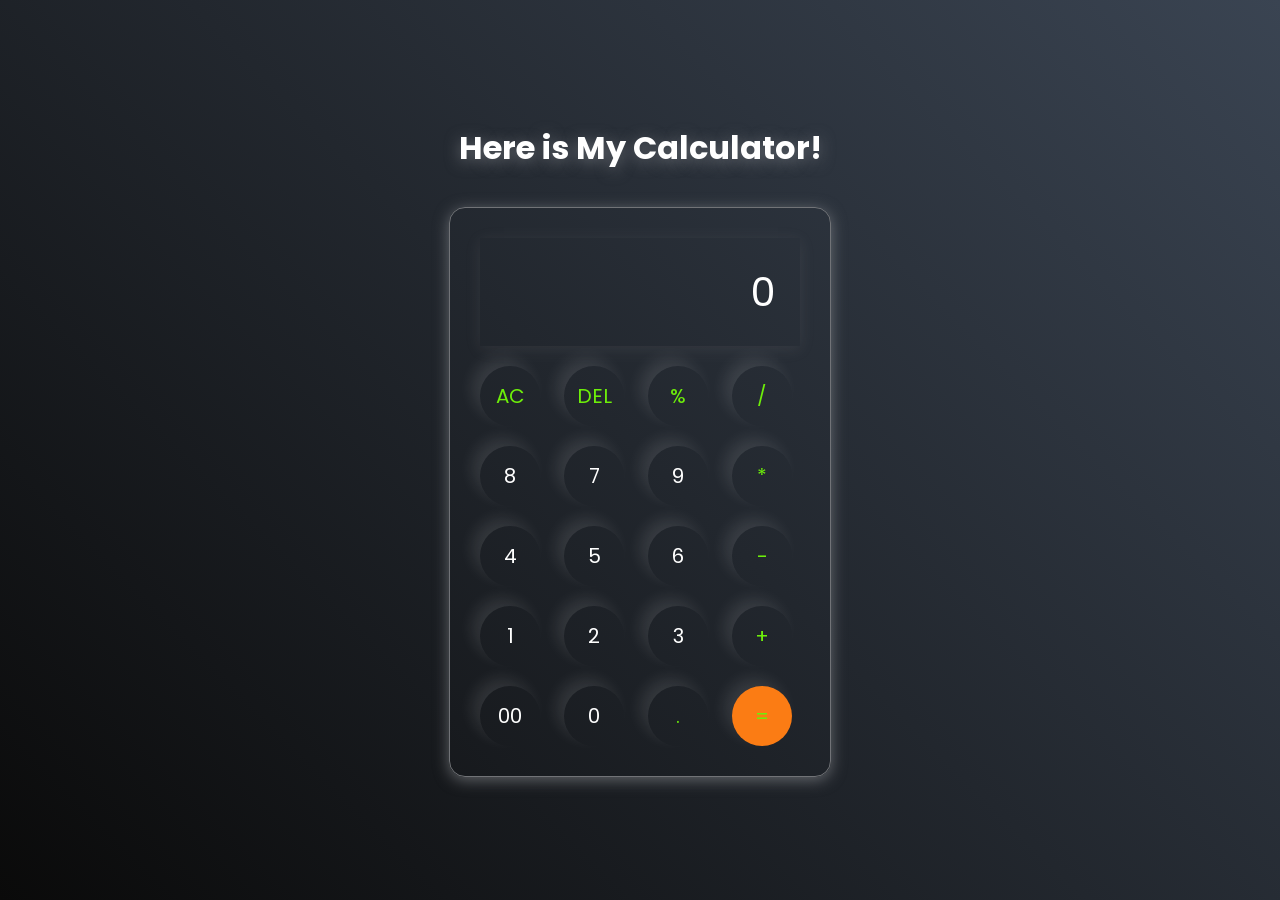
<file: CodeAlpha_claculator/index.html>
<!DOCTYPE html>
<html lang="en">
<head>
    <meta charset="UTF-8">
    <meta name="viewport" content="width=device-width, initial-scale=1.0">
    <link rel="stylesheet" href="style.css">
    <title>Calculator</title>
</head>
<body>
 
 <div class="heading"><h1 class="title"> Here is My Calculator!</h1>
    <div class="container">
      
        <input type="text" id="inputBox" placeholder="0">
        <div>
            <button class="button operator">AC</button>
            <button class="button operator">DEL</button>
            <button class="button operator">%</button>
            <button class="button operator">/</button>
        </div>
          <div>
            <button class="button ">8</button>
            <button class="button ">7</button>
            <button class="button ">9</button>
            <button class="button operator">*</button>
        </div>
          <div>
            <button class="button ">4</button>
            <button class="button ">5</button>
            <button class="button ">6</button>
            <button class="button operator">-</button>
        </div>
          <div>
            <button class="button ">1</button>
            <button class="button ">2</button>
            <button class="button ">3</button>
            <button class="button operator">+</button>
        </div>
          <div>
            <button class="button ">00</button>
            <button class="button ">0</button>
            <button class="button operator">.</button>
            <button class="button operator equalbtn">=</button>
        </div>
    </div>
    </div>
  </div>  
<script src="script.js"></script>
    
</body>
</html>
</file>
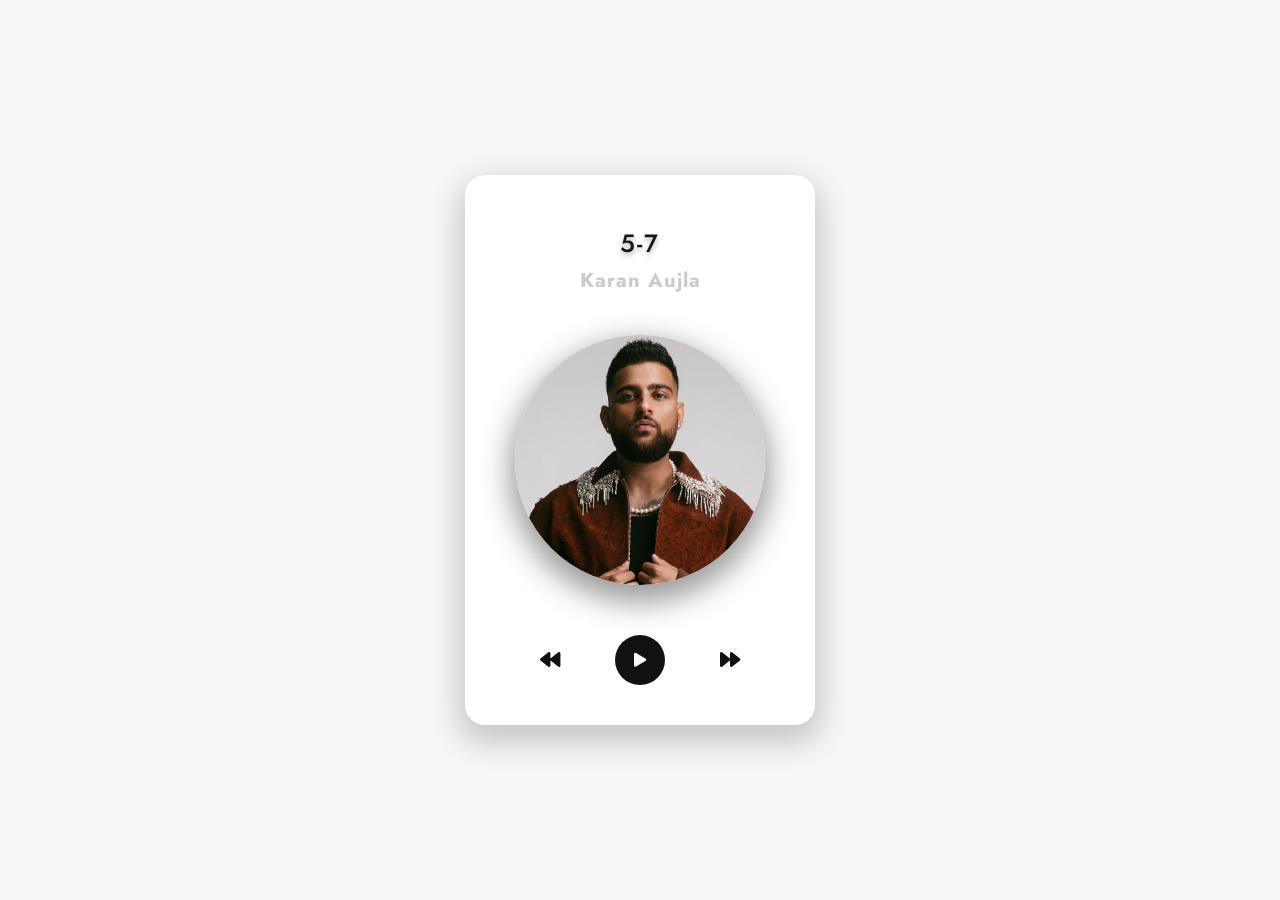
<file: CodeAlpha_musicplayer/index.html>
<!DOCTYPE html>
<html lang="en">
<head>
    <meta charset="UTF-8">
    <meta name="viewport" content="width=device-width, initial-scale=1.0">
    <title>Music Player</title>

    <!-- Font Awesome -->
    <link rel="stylesheet"
    href="https://cdnjs.cloudflare.com/ajax/libs/font-awesome/5.10.0/css/all.min.css"/>

    <link rel="stylesheet" href="css/style.css"/>
</head>
<body>
    <div class="main_div">
        <div class="music_container">

            <h2 id="title">5-7</h2>
            <h3 id="artist">Karan Aujla</h3>

            <!-- FIX 1: class name corrected -->
            <div class="img-container">
                <img src="images/thapa-1.jpg" alt="music"/>
            </div>

            <!-- FIX 2: added id -->
            <audio id="audio" src="music/thapa-1.mp3"></audio>

            <!-- FIX 3: removed duplicate div -->
            <div class="music_controls">
                <i class="fas fa-backward" id="prev" title="Previous"></i>
                <i class="fas fa-play main_button" id="play" title="Play"></i>
                <i class="fas fa-forward" id="next" title="Next"></i>
            </div>

        </div>
    </div>
    <script src="script.js"></script>
</body>
</html>
</file>
<file: CodeAlpha_claculator/style.css>
@import url('https://fonts.googleapis.com/css2?family=Poppins:wght@300;400;500;600&display=swap');

*{
    margin:0;
    padding:0;
    box-sizing:border-box;
    font-family:'Poppins', sans-serif;
}

body{
    width:100%;
    height:100vh;
    display:flex;
    justify-content:center;
    align-items:center;
    background:linear-gradient(45deg,#0a0a0a,#3a4452);
}
.title{
    color:white;
    text-align:center;
    margin-bottom:35px;
    font-family: poppins,sans-serif;
    text-shadow: 0px 3px 15px rgba(171, 173, 177, 0.5);
    
}

.container{
    border:1px solid #717377;
    padding:20px;
    border-radius:16px;
    background:transparent;
    box-shadow:0px 3px 15px rgba(171, 173, 177, 0.5);
}

input{
    width:320px;
    border:none;
    padding:24px;
    margin:10px;
    background:transparent;
    box-shadow:0px 3px 15px rgba(192, 187, 187, 0.1);
    font-size:40px;
    text-align:right;
    cursor:pointer;
    color:#ffffff;
}

input::placeholder{
    color:#ffffff;
}

button{
    border:none;
    width:60px;
    height:60px;
    margin:10px;
    border-radius:50%;
    background:transparent;
    color:#ffffff;
    font-size:20px;
    box-shadow:-8px -8px 15px rgba(255,255,255,0.1);
    cursor:pointer;
}  

.equalbtn{
    background-color:#fb7c14;
}

.operator{
    color:#6dee0a;
}
</file>
<file: CodeAlpha_musicplayer/css/style.css>
@import url('https://fonts.googleapis.com/css2?family=Jost:wght@100..900&display=swap');

*,
*::before,
*::after{
    margin: 0;
    padding: 0;
    box-sizing: border-box;
}

html{
    font-size: 62.5%;
    font-family: "Jost", sans-serif;
}

/* FIX 1: width should be 100% not 100vh */
.main_div{
    width: 100%;
    height: 100vh;
    background-color: #f6f6f6;
    display: grid;
    place-items: center;
}

.music_container{
    width: 35rem;
    height: 55rem;
    background-color: #ffffff;
    border-radius: 2rem;
    box-shadow: 0 1.2rem 3rem 0.5rem rgba(0,0,0,0.2);
    padding: 3rem;
    text-align: center;
}

.music_container #title{
    text-transform: uppercase;
    letter-spacing: 0.2rem;
    word-spacing: 0.5rem;
    color: #171717;
    margin: 2rem 0 0.5rem 0;
    font-size: 2.5rem;
    font-weight: 500;
    text-shadow: 0 0.3rem 0.5rem rgba(0,0,0,0.3);
}

.music_container #artist{
    color: #cccaca;
    text-transform: capitalize;
    letter-spacing: 0.1rem;
    font-size: 2rem;
    margin-bottom: 4rem;
}

.img-container{
    width: 25rem;
    height: 25rem;
    margin: auto;
}

/* FIX 2 & 3: circle image + fit properly */
.img-container img{
    width: 100%;
    height: 100%;
    object-fit: cover;
    border-radius: 50%;
    box-shadow: 0 1.2rem 3rem 0.5rem rgba(0,0,0,0.4);
}

/* OPTIONAL controls styling */
.player-controls{
    margin-top: 3rem;
    display: flex;
    justify-content: space-around;
    align-items: center;
}
.music_controls{
width: 20rem;
display: flex;
justify-content: space-between;
margin: auto;
margin-top: 5rem;
align-items: center;
}
.music_controls .fas{
    color: #111111;
    font-size: 2rem;
    cursor: pointer;
    filter: drop-shadow(0 1.2rem 3rem 0.5rem rgba(0.0,0,0.4));
}
.music_controls .main_button{
    width: 5rem;
    height: 5rem;
    border-radius: 50%;
    background-color: #111;
    color: #f6f6f6;
    /*  add display flex to center the icons  */
    font-size: 1.4rem;
    display: flex;
    justify-content: center;
    align-items: center;
}

.music_controls .fas:hover{
    color:grey;
}
.music_controls .fa-play:hover{
    background-color: #f6f6f6;
    color: #111;
    box-shadow: 0 1rem 2rem 0.2rem rgba(0,0,0,0.4);
}
/* ADD ANIME CLASS TO ANIMATE */
.anime{
    animation: rotateplayer 3s linear infinite;
}
@keyframes rotateplayer{
    from{
        transform: rotate(0deg);
    }
    to{
        transform: rotate(360deg);
    }
}
</file>
